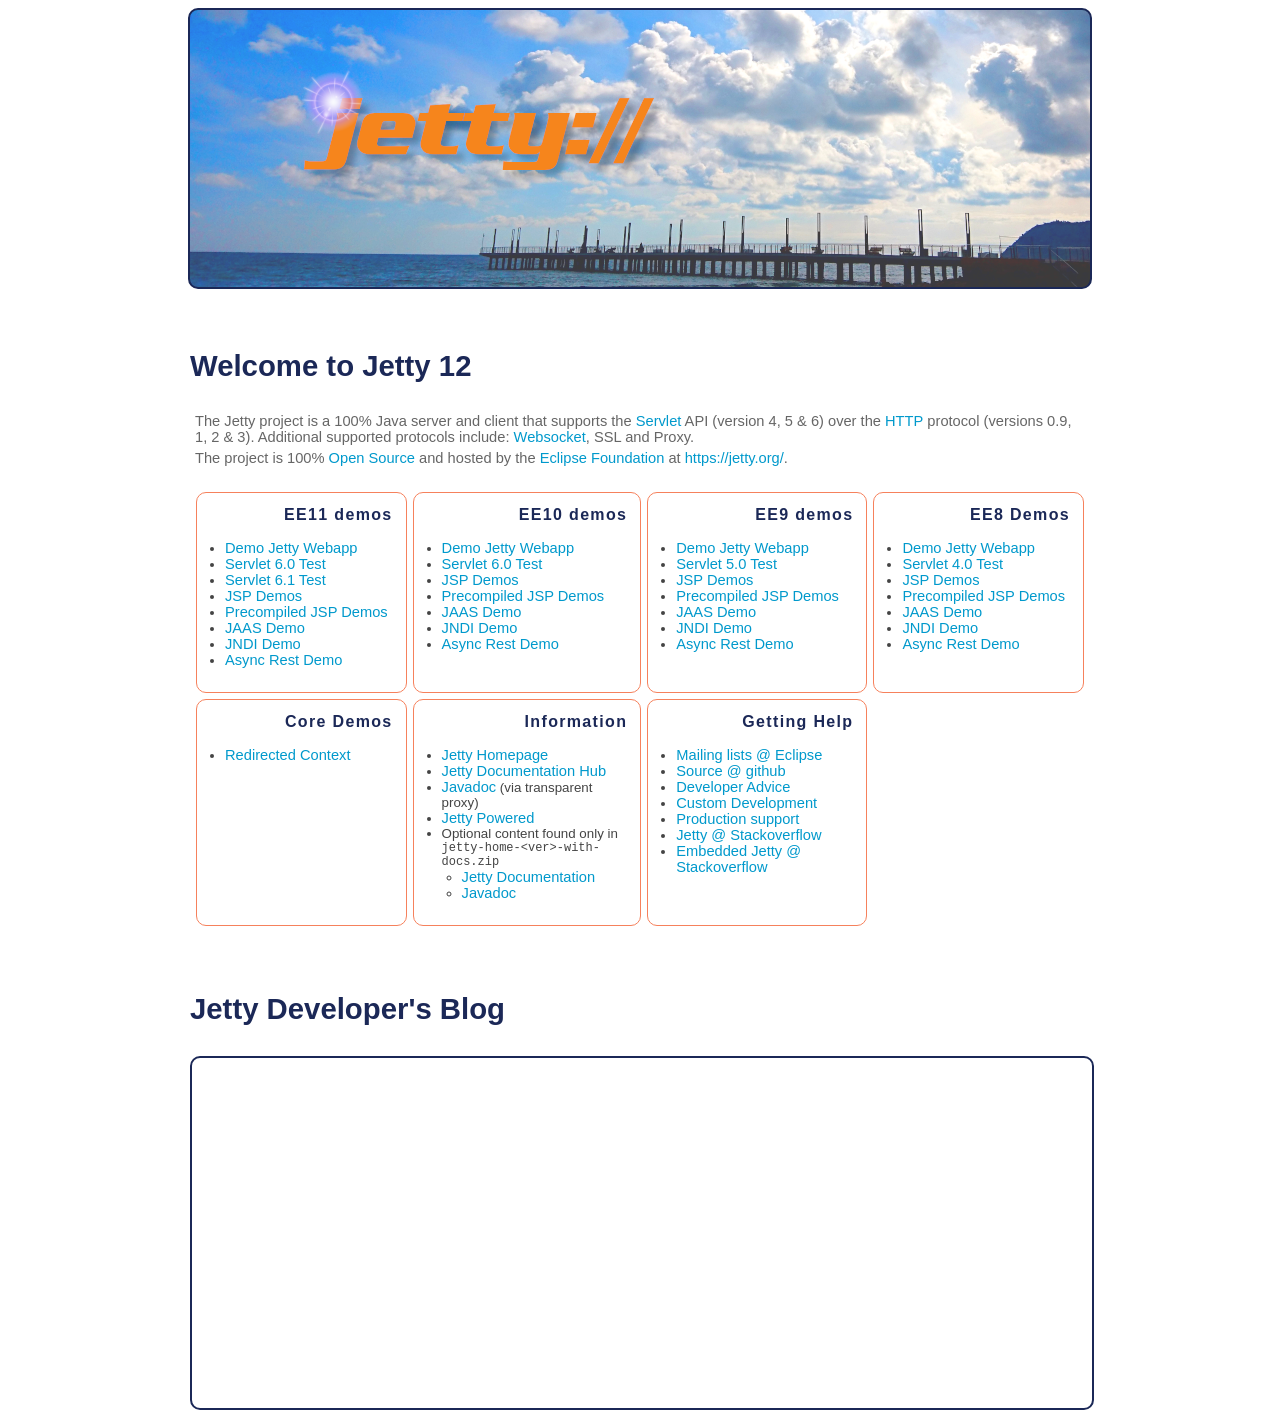
<file: jetty-home-12.1.5/modules/demo.d/root/index.html>
<html xmlns="http://www.w3.org/1999/xhtml" lang="en">
<head>
<META http-equiv="Pragma" content="no-cache">
<META http-equiv="Cache-Control" content="no-cache,no-store">
<META HTTP-EQUIV="Content-Script-Type" CONTENT="text/javascript">
<title>Welcome to Jetty-12</title>
<style type="text/css" title="jetty">
@import url(jetty.css);
</style>
</head>
<body>

  <div id="header"></div>

  <div id="content">
    <h1>Welcome to Jetty 12</h1>

    <p>
        The Jetty project is a 100% Java server and client that supports the
        <a href="http://en.wikipedia.org/wiki/Java_Servlet">Servlet</a> API (version 4, 5 & 6)
        over the <a href="http://en.wikipedia.org/wiki/HTTP">HTTP</a> protocol (versions 0.9, 1, 2 &amp; 3).
        Additional supported protocols include: <a href="http://en.wikipedia.org/wiki/WebSocket">Websocket</a>, SSL and Proxy.
      </p>
      <p>
        The project is 100% <a href="http://en.wikipedia.org/wiki/Open_source">Open Source</a> and hosted by the
        <a href="http://www.eclipse.org">Eclipse Foundation</a> at <a href="https://jetty.org/">https://jetty.org/</a>.
    </p>
  </div>

  <div id="links">
    <table>
      <tr>
        <td>
          <h2>EE11 demos</h2>
          <ul>
            <li><a href="/ee11-test/">Demo Jetty Webapp</a></li>
            <li><a href="/ee11-test-spec/">Servlet 6.0 Test</a></li>
            <li><a href="/ee11-demo-spec-6-1/">Servlet 6.1 Test</a></li>
            <li><a href="/ee11-demo-jsp/">JSP Demos</a></li>
            <li><a href="/ee11-demo-jspc/">Precompiled JSP Demos</a></li>
            <li><a href="/ee11-test-jaas/">JAAS Demo</a></li>
            <li><a href="/ee11-test-jndi/">JNDI Demo</a></li>
            <li><a href="/ee11-demo-async-rest/">Async Rest Demo</a></li>
          </ul>
        </td>
        <td>
          <h2>EE10 demos</h2>
          <ul>
            <li><a href="/ee10-test/">Demo Jetty Webapp</a></li>
            <li><a href="/ee10-test-spec/">Servlet 6.0 Test</a></li>
            <li><a href="/ee10-demo-jsp/">JSP Demos</a></li>
            <li><a href="/ee10-demo-jspc/">Precompiled JSP Demos</a></li>
            <li><a href="/ee10-test-jaas/">JAAS Demo</a></li>
            <li><a href="/ee10-test-jndi/">JNDI Demo</a></li>
            <li><a href="/ee10-demo-async-rest/">Async Rest Demo</a></li>
          </ul>
        </td>
        <td>
          <h2>EE9 demos</h2>
          <ul>
            <li><a href="/ee9-test/">Demo Jetty Webapp</a></li>
            <li><a href="/ee9-test-spec/">Servlet 5.0 Test</a></li>
            <li><a href="/ee9-demo-jsp/">JSP Demos</a></li>
            <li><a href="/ee9-demo-jspc/">Precompiled JSP Demos</a></li>
            <li><a href="/ee9-test-jaas/">JAAS Demo</a></li>
            <li><a href="/ee9-test-jndi/">JNDI Demo</a></li>
            <li><a href="/ee9-demo-async-rest/">Async Rest Demo</a></li>
          </ul>
        </td>
        <td>
          <h2>EE8 Demos</h2>
          <ul>
            <li><a href="/ee8-test/">Demo Jetty Webapp</a></li>
            <li><a href="/ee8-test-spec/">Servlet 4.0 Test</a></li>
            <li><a href="/ee8-demo-jsp/">JSP Demos</a></li>
            <li><a href="/ee8-demo-jspc/">Precompiled JSP Demos</a></li>
            <li><a href="/ee8-test-jaas/">JAAS Demo</a></li>
            <li><a href="/ee8-test-jndi/">JNDI Demo</a></li>
            <li><a href="/ee8-demo-async-rest/">Async Rest Demo</a></li>
          </ul>
        </td>
      </tr>
      <tr>
        <td>
          <h2>Core Demos</h2>
          <ul>
            <li><a href="/oldContextPath/">Redirected Context</a></li>
          </ul>
        </td>
        <td>
          <h2>Information</h2>
            <ul>
                <li><a href="https://jetty.org/">Jetty Homepage</a></li>
                <li><a href="https://jetty.org/docs/">Jetty Documentation Hub</a></li>
                <li><a href="/proxy/current/">Javadoc</a> (via transparent proxy)</li>
                <li><a href="https://jetty.org/powered">Jetty Powered</a></li>
                <li>Optional content found only in<br><code>jetty-home-&lt;ver&gt;-with-docs.zip</code>
                    <ul>
                        <li><a href="/docs/">Jetty Documentation</a></li>
                        <li><a href="/javadoc/">Javadoc</a></li>
                    </ul>
                </li>
            </ul>
        </td>
        <td>
          <h2>Getting&nbsp;Help</h2>
            <ul>
                <li><a href="https://accounts.eclipse.org/mailing-list/jetty-users">Mailing lists @ Eclipse</a></li>
                <li><a href="https://github.com/jetty/jetty.project">Source @ github</a></li>
                <li><a href="https://www.webtide.com/advice/">Developer Advice</a></li>
                <li><a href="https://www.webtide.com/development">Custom Development</a></li>
                <li><a href="https://www.webtide.com/support">Production support</a></li>
                <li><a href="https://stackoverflow.com/questions/tagged/jetty">Jetty @ Stackoverflow</a></li>
                <li><a href="https://stackoverflow.com/questions/tagged/embedded-jetty">Embedded Jetty @ Stackoverflow</a></li>
            </ul>
        </td>
      </tr>
    </table>
  </div>

  <div id='blog'>
    <h1>Jetty Developer's Blog</h1>
    <iframe src="https://webtide.com/blog/" />
  </div>
</body>
</html>
</file>
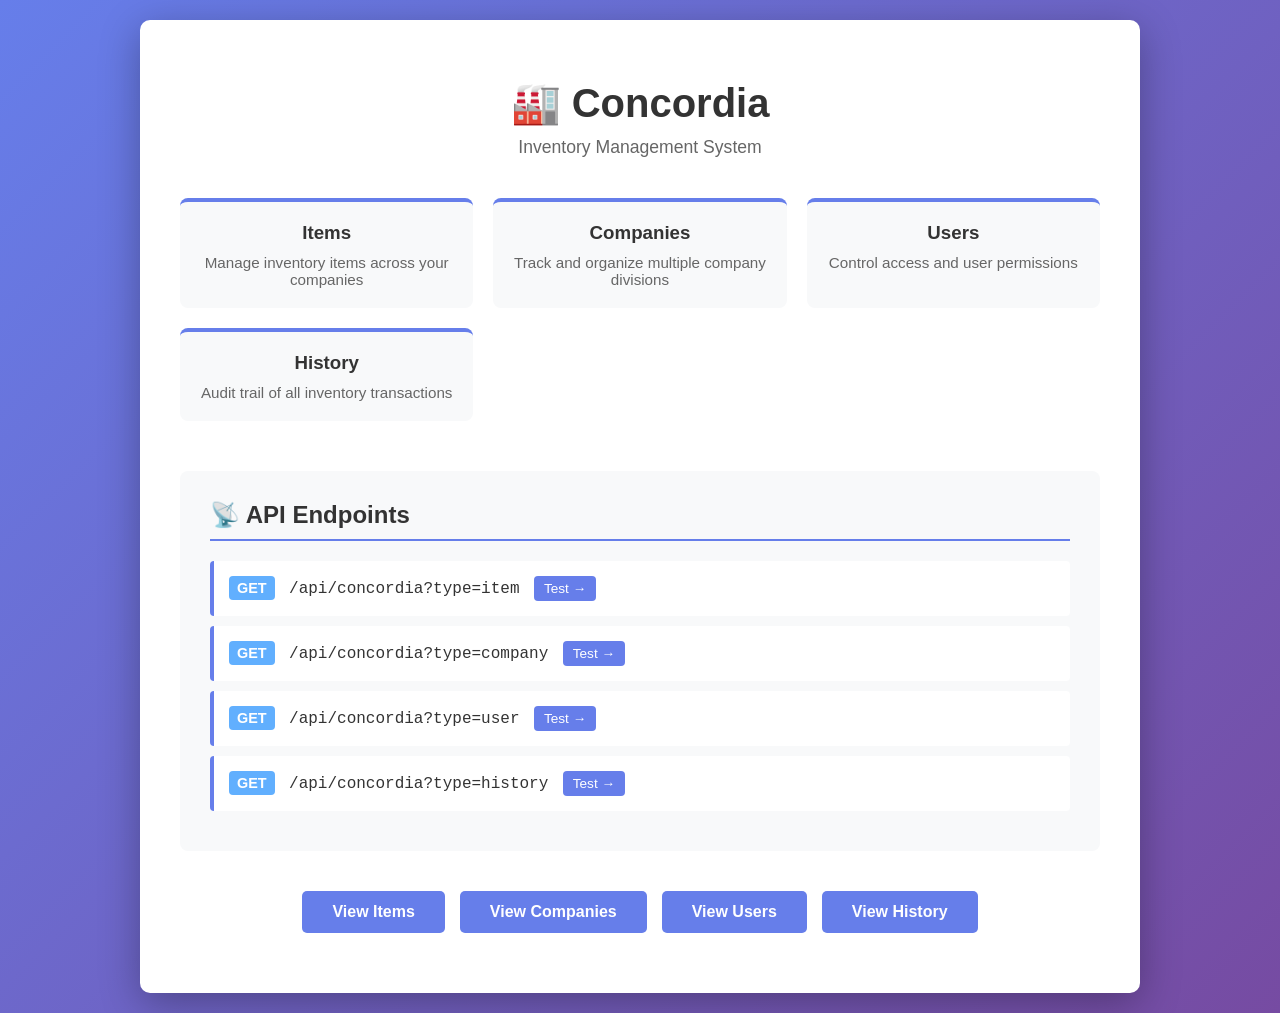
<file: web-app/src/main/webapp/index.html>
<!DOCTYPE html>
<html lang="en">

<head>
    <meta charset="UTF-8">
    <meta name="viewport" content="width=device-width, initial-scale=1.0">
    <title>Concordia - Inventory Management System</title>
    <style>
        * {
            margin: 0;
            padding: 0;
            box-sizing: border-box;
        }

        body {
            font-family: 'Segoe UI', Tahoma, Geneva, Verdana, sans-serif;
            background: linear-gradient(135deg, #667eea 0%, #764ba2 100%);
            min-height: 100vh;
            display: flex;
            justify-content: center;
            align-items: center;
            padding: 20px;
        }

        .container {
            background: white;
            border-radius: 10px;
            box-shadow: 0 10px 40px rgba(0, 0, 0, 0.3);
            max-width: 1000px;
            width: 100%;
            padding: 60px 40px;
            text-align: center;
        }

        h1 {
            color: #333;
            margin-bottom: 10px;
            font-size: 2.5em;
        }

        .subtitle {
            color: #666;
            margin-bottom: 40px;
            font-size: 1.1em;
        }

        .api-section {
            margin-top: 50px;
            text-align: left;
            background: #f8f9fa;
            padding: 30px;
            border-radius: 8px;
            margin-bottom: 30px;
        }

        .api-section h2 {
            color: #333;
            margin-bottom: 20px;
            border-bottom: 2px solid #667eea;
            padding-bottom: 10px;
        }

        .endpoint {
            background: white;
            padding: 15px;
            margin: 10px 0;
            border-left: 4px solid #667eea;
            border-radius: 4px;
        }

        .endpoint-method {
            display: inline-block;
            padding: 4px 8px;
            border-radius: 4px;
            font-weight: bold;
            margin-right: 10px;
            font-size: 0.9em;
            color: white;
        }

        .get {
            background: #61affe;
        }

        .post {
            background: #49cc90;
        }

        .put {
            background: #fca130;
        }

        .delete {
            background: #f93e3e;
        }

        .endpoint-url {
            font-family: 'Courier New', monospace;
            color: #333;
            word-break: break-all;
            display: inline-block;
        }

        .endpoint-link {
            display: inline-block;
            margin-left: 10px;
            padding: 5px 10px;
            background: #667eea;
            color: white;
            text-decoration: none;
            border-radius: 4px;
            font-size: 0.85em;
            transition: background 0.2s;
        }

        .endpoint-link:hover {
            background: #764ba2;
        }

        .button-group {
            display: flex;
            gap: 15px;
            flex-wrap: wrap;
            justify-content: center;
            margin-top: 40px;
        }

        .btn {
            padding: 12px 30px;
            border: none;
            border-radius: 5px;
            font-size: 1em;
            cursor: pointer;
            text-decoration: none;
            display: inline-block;
            transition: transform 0.2s, box-shadow 0.2s;
            font-weight: 600;
        }

        .btn:hover {
            transform: translateY(-2px);
            box-shadow: 0 5px 15px rgba(0, 0, 0, 0.2);
        }

        .btn-primary {
            background: #667eea;
            color: white;
        }

        .info-grid {
            display: grid;
            grid-template-columns: repeat(auto-fit, minmax(250px, 1fr));
            gap: 20px;
            margin: 40px 0;
        }

        .info-card {
            background: #f8f9fa;
            padding: 20px;
            border-radius: 8px;
            border-top: 4px solid #667eea;
        }

        .info-card h3 {
            color: #333;
            margin-bottom: 10px;
        }

        .info-card p {
            color: #666;
            font-size: 0.95em;
        }
    </style>
</head>

<body>
    <div class="container">
        <h1>🏭 Concordia</h1>
        <p class="subtitle">Inventory Management System</p>

        <div class="info-grid">
            <div class="info-card">
                <h3>Items</h3>
                <p>Manage inventory items across your companies</p>
            </div>
            <div class="info-card">
                <h3>Companies</h3>
                <p>Track and organize multiple company divisions</p>
            </div>
            <div class="info-card">
                <h3>Users</h3>
                <p>Control access and user permissions</p>
            </div>
            <div class="info-card">
                <h3>History</h3>
                <p>Audit trail of all inventory transactions</p>
            </div>
        </div>

        <div class="api-section">
            <h2>📡 API Endpoints</h2>

            <div class="endpoint">
                <span class="endpoint-method get">GET</span>
                <span class="endpoint-url">/api/concordia?type=item</span>
                <a href="/concordia/api/concordia?type=item" class="endpoint-link">Test →</a>
            </div>

            <div class="endpoint">
                <span class="endpoint-method get">GET</span>
                <span class="endpoint-url">/api/concordia?type=company</span>
                <a href="/concordia/api/concordia?type=company" class="endpoint-link">Test →</a>
            </div>

            <div class="endpoint">
                <span class="endpoint-method get">GET</span>
                <span class="endpoint-url">/api/concordia?type=user</span>
                <a href="/concordia/api/concordia?type=user" class="endpoint-link">Test →</a>
            </div>

            <div class="endpoint">
                <span class="endpoint-method get">GET</span>
                <span class="endpoint-url">/api/concordia?type=history</span>
                <a href="/concordia/api/concordia?type=history" class="endpoint-link">Test →</a>
            </div>
        </div>

        <div class="button-group">
            <a href="/concordia/api/concordia?type=item" class="btn btn-primary">View Items</a>
            <a href="/concordia/api/concordia?type=company" class="btn btn-primary">View Companies</a>
            <a href="/concordia/api/concordia?type=user" class="btn btn-primary">View Users</a>
            <a href="/concordia/api/concordia?type=history" class="btn btn-primary">View History</a>
        </div>
    </div>
</body>

</html>
</file>
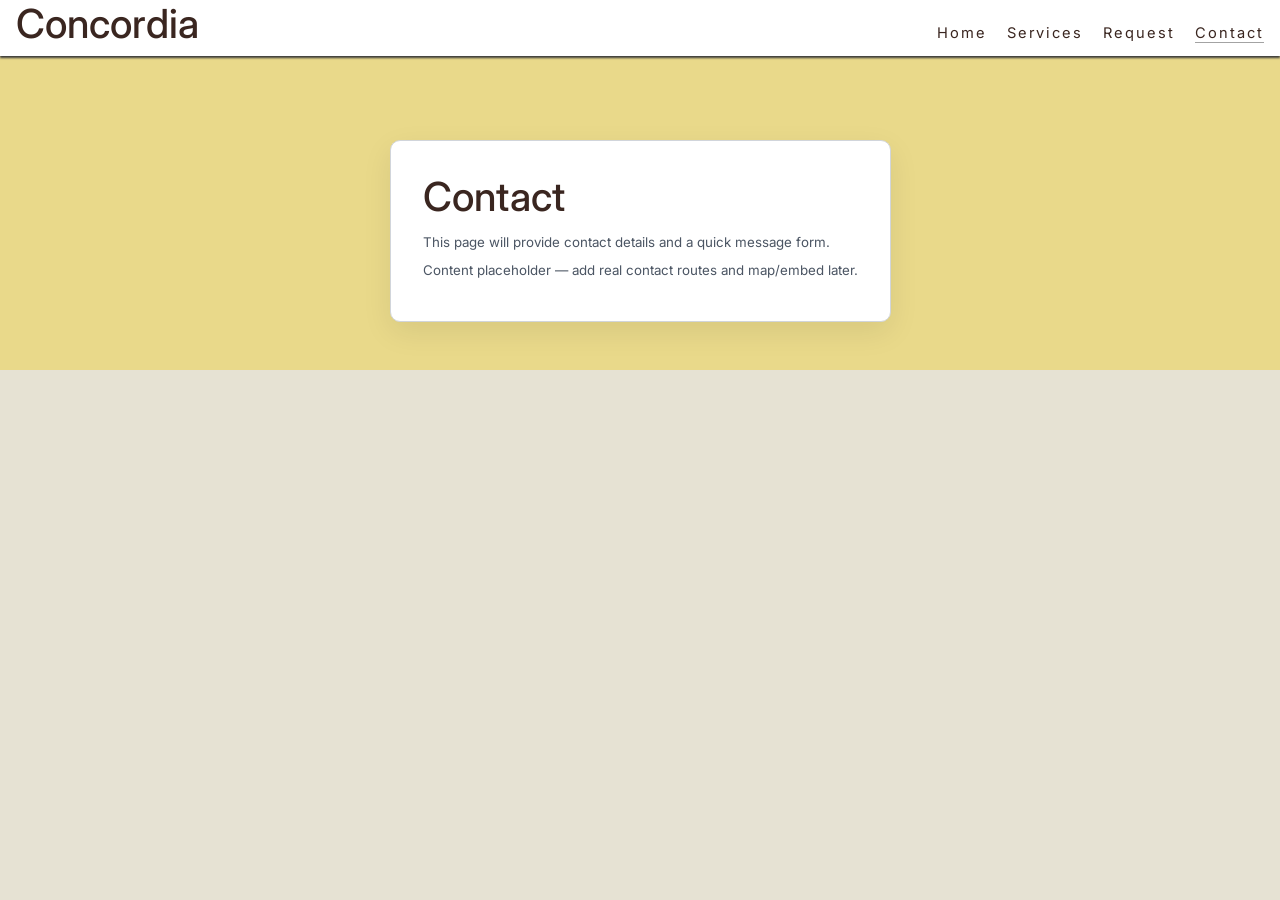
<file: jetty-base/webapps/ROOT/contact.html>
<!DOCTYPE html>
<html lang="en">

<head>
    <meta charset="UTF-8">
    <meta http-equiv="X-UA-Compatible" content="IE=edge">
    <meta name="viewport" content="width=device-width, initial-scale=1.0">
    <title>Concordia | Contact</title>
    <link rel="apple-touch-icon" sizes="180x180" href="assets/favicon/apple-touch-icon.png">
    <link rel="icon" type="image/png" sizes="32x32" href="assets/favicon_io/favicon-32x32.png">
    <link rel="icon" type="image/png" sizes="16x16" href="assets/favicon/favicon-16x16.png">
    <link href="https://cdn.jsdelivr.net/npm/bootstrap@5.3.3/dist/css/bootstrap.min.css" rel="stylesheet"
        integrity="sha384-QWTKZyjpPEjISv5WaRU9OFeRpok6YctnYmDr5pNlyT2bRjXh0JMhjY6hW+ALEwIH" crossorigin="anonymous">
    <link rel="stylesheet" href="assets/css/style.css">
    <style>
        .placeholder-page {
            max-width: 1100px;
            margin: 90px auto 48px;
            background: #ffffff;
            border: 1px solid #d1d5db;
            border-radius: 10px;
            padding: 32px;
            box-shadow: 0 10px 30px rgba(0, 0, 0, 0.08);
        }

        .placeholder-page h1 {
            margin-bottom: 12px;
        }

        .placeholder-page p {
            margin-bottom: 8px;
            color: #4b5563;
        }
    </style>
</head>

<body>
    <header>
        <a href="index.html">
            <h1 id="logo"> Concordia </h1>
        </a>
        <input type="checkbox" id="nav-toggle" name="nav-toggle">
        <label for="nav-toggle" class="nav-toggle-label">☰</label>
        <nav>
            <ul id="menu">
                <li><a href="index.html">Home</a></li>
                <li><a href="services.html">Services</a></li>
                <li><a href="request.html">Request</a></li>
                <li><a class="active" href="contact.html" aria-current="page">Contact</a></li>
            </ul>
        </nav>
    </header>

    <main>
        <section class="placeholder-page">
            <h1>Contact</h1>
            <p>This page will provide contact details and a quick message form.</p>
            <p>Content placeholder — add real contact routes and map/embed later.</p>
        </section>
    </main>
</body>

</html>
</file>
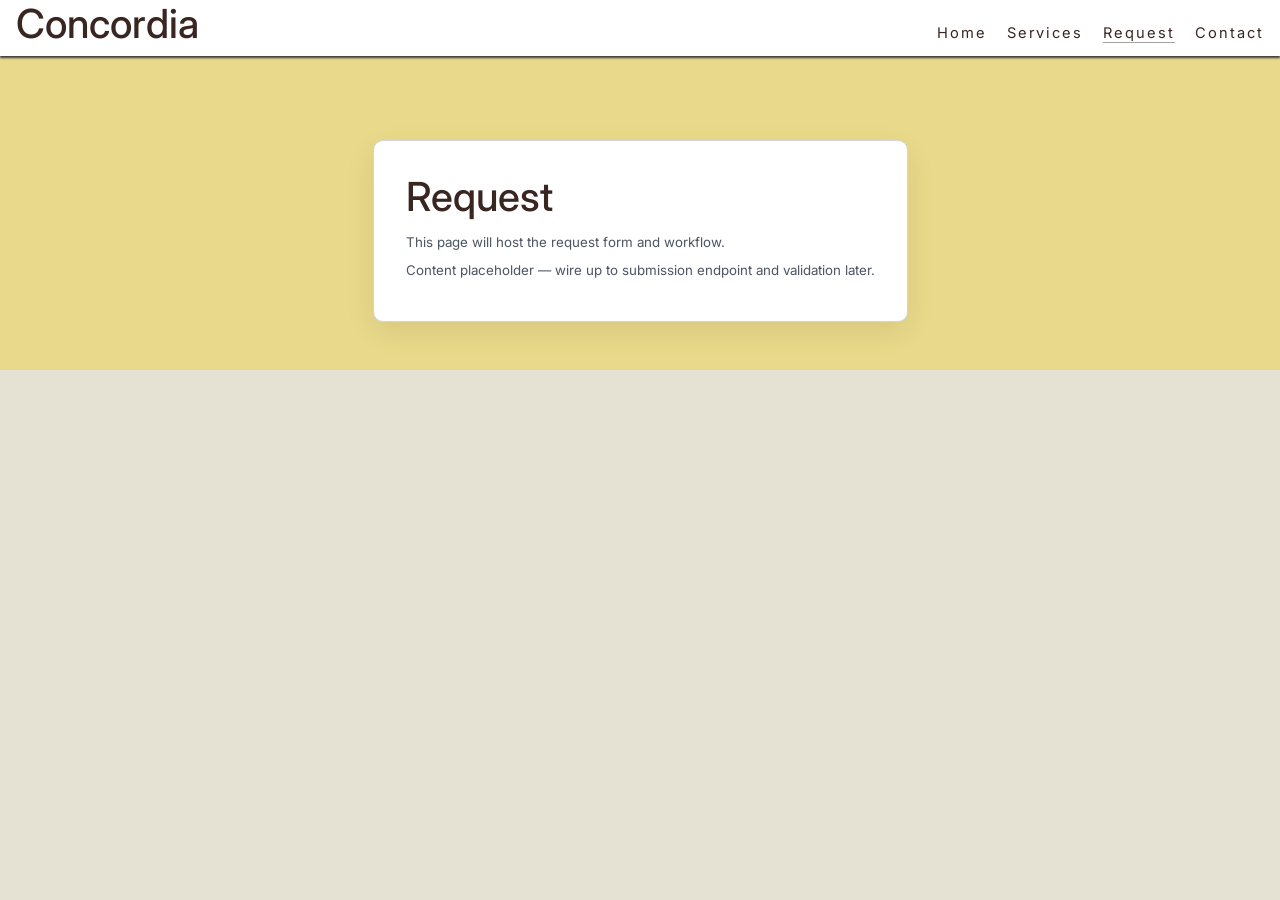
<file: jetty-base/webapps/ROOT/request.html>
<!DOCTYPE html>
<html lang="en">

<head>
    <meta charset="UTF-8">
    <meta http-equiv="X-UA-Compatible" content="IE=edge">
    <meta name="viewport" content="width=device-width, initial-scale=1.0">
    <title>Concordia | Request</title>
    <link rel="apple-touch-icon" sizes="180x180" href="assets/favicon/apple-touch-icon.png">
    <link rel="icon" type="image/png" sizes="32x32" href="assets/favicon_io/favicon-32x32.png">
    <link rel="icon" type="image/png" sizes="16x16" href="assets/favicon/favicon-16x16.png">
    <link href="https://cdn.jsdelivr.net/npm/bootstrap@5.3.3/dist/css/bootstrap.min.css" rel="stylesheet"
        integrity="sha384-QWTKZyjpPEjISv5WaRU9OFeRpok6YctnYmDr5pNlyT2bRjXh0JMhjY6hW+ALEwIH" crossorigin="anonymous">
    <link rel="stylesheet" href="assets/css/style.css">
    <style>
        .placeholder-page {
            max-width: 1100px;
            margin: 90px auto 48px;
            background: #ffffff;
            border: 1px solid #d1d5db;
            border-radius: 10px;
            padding: 32px;
            box-shadow: 0 10px 30px rgba(0, 0, 0, 0.08);
        }

        .placeholder-page h1 {
            margin-bottom: 12px;
        }

        .placeholder-page p {
            margin-bottom: 8px;
            color: #4b5563;
        }
    </style>
</head>

<body>
    <header>
        <a href="index.html">
            <h1 id="logo"> Concordia </h1>
        </a>
        <input type="checkbox" id="nav-toggle" name="nav-toggle">
        <label for="nav-toggle" class="nav-toggle-label">☰</label>
        <nav>
            <ul id="menu">
                <li><a href="index.html">Home</a></li>
                <li><a href="services.html">Services</a></li>
                <li><a class="active" href="request.html" aria-current="page">Request</a></li>
                <li><a href="contact.html">Contact</a></li>
            </ul>
        </nav>
    </header>

    <main>
        <section class="placeholder-page">
            <h1>Request</h1>
            <p>This page will host the request form and workflow.</p>
            <p>Content placeholder — wire up to submission endpoint and validation later.</p>
        </section>
    </main>
</body>

</html>
</file>
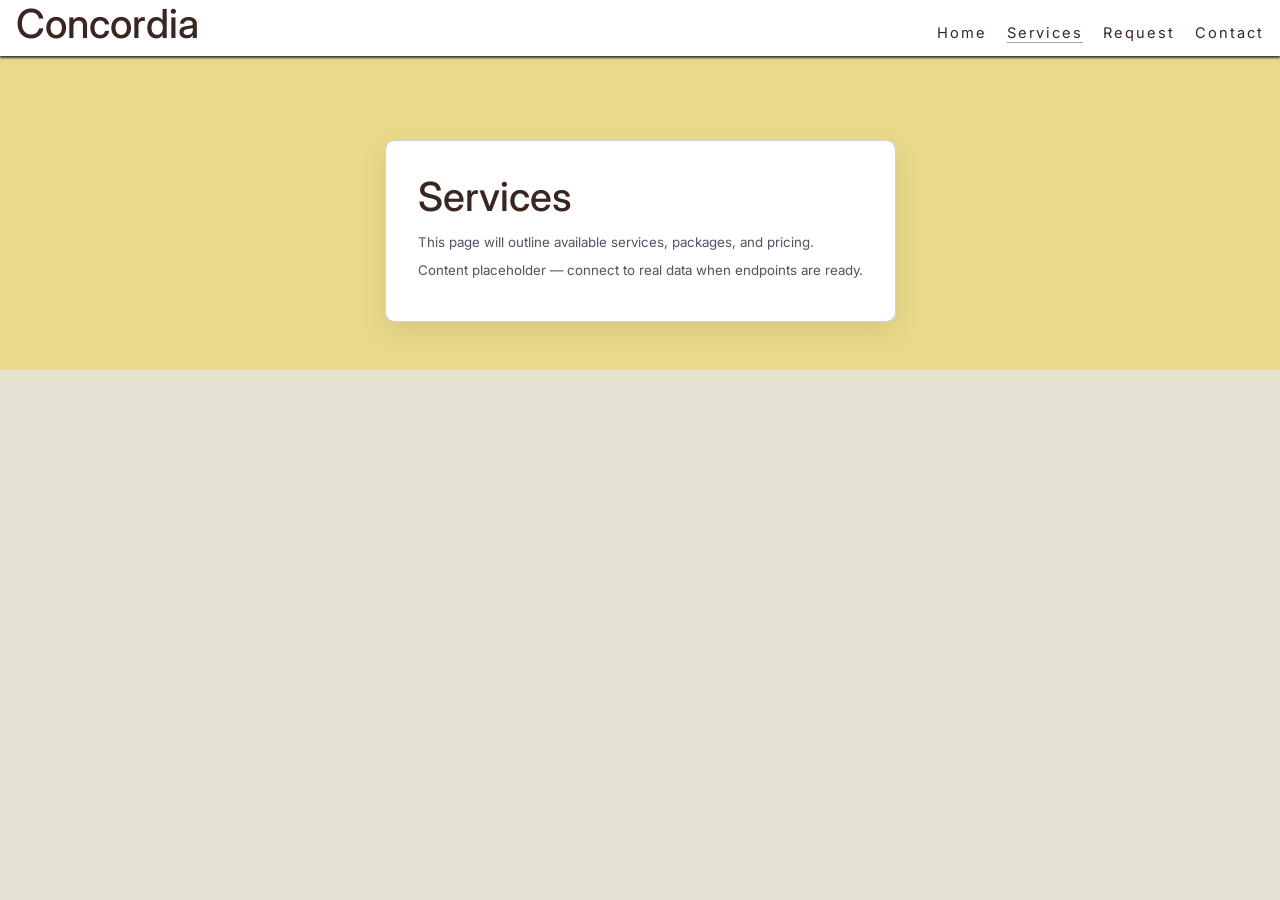
<file: jetty-base/webapps/ROOT/services.html>
<!DOCTYPE html>
<html lang="en">

<head>
    <meta charset="UTF-8">
    <meta http-equiv="X-UA-Compatible" content="IE=edge">
    <meta name="viewport" content="width=device-width, initial-scale=1.0">
    <title>Concordia | Services</title>
    <link rel="apple-touch-icon" sizes="180x180" href="assets/favicon/apple-touch-icon.png">
    <link rel="icon" type="image/png" sizes="32x32" href="assets/favicon_io/favicon-32x32.png">
    <link rel="icon" type="image/png" sizes="16x16" href="assets/favicon/favicon-16x16.png">
    <link href="https://cdn.jsdelivr.net/npm/bootstrap@5.3.3/dist/css/bootstrap.min.css" rel="stylesheet"
        integrity="sha384-QWTKZyjpPEjISv5WaRU9OFeRpok6YctnYmDr5pNlyT2bRjXh0JMhjY6hW+ALEwIH" crossorigin="anonymous">
    <link rel="stylesheet" href="assets/css/style.css">
    <style>
        .placeholder-page {
            max-width: 1100px;
            margin: 90px auto 48px;
            background: #ffffff;
            border: 1px solid #d1d5db;
            border-radius: 10px;
            padding: 32px;
            box-shadow: 0 10px 30px rgba(0, 0, 0, 0.08);
        }

        .placeholder-page h1 {
            margin-bottom: 12px;
        }

        .placeholder-page p {
            margin-bottom: 8px;
            color: #4b5563;
        }
    </style>
</head>

<body>
    <header>
        <a href="index.html">
            <h1 id="logo"> Concordia </h1>
        </a>
        <input type="checkbox" id="nav-toggle" name="nav-toggle">
        <label for="nav-toggle" class="nav-toggle-label">☰</label>
        <nav>
            <ul id="menu">
                <li><a href="index.html">Home</a></li>
                <li><a class="active" href="services.html" aria-current="page">Services</a></li>
                <li><a href="request.html">Request</a></li>
                <li><a href="contact.html">Contact</a></li>
            </ul>
        </nav>
    </header>

    <main>
        <section class="placeholder-page">
            <h1>Services</h1>
            <p>This page will outline available services, packages, and pricing.</p>
            <p>Content placeholder — connect to real data when endpoints are ready.</p>
        </section>
    </main>
</body>

</html>
</file>
<file: jetty-base/webapps/ROOT/assets/css/style.css>
/* Google fonts import */
@import url("https://fonts.googleapis.com/css2?family=Inter:wght@100..900&family=Macondo&display=swap");

/* CSS Variables */
:root {
    --primary-font: "Inter", sans-serif;
    --secondary-font: "Macondo", cursive;
    --primary-color: #3a2620;
    /* dark brown */
    --secondary-color: #506d1b;
    /* light brown */
    --highlight-color: #416a8e;

    --background-color: #e6e2d3;
    /* blue */
    --highlight-color-light: #7a9fc2;
    /* light blue */

    --highlight-footer-header-backgroundcolor: #4d4d4d;
}

/* Asterisk wildcard selector to override default styles added by the browser */
* {
    padding: 0;
    margin: 0;
    -webkit-box-sizing: border-box;
    box-sizing: border-box;
}

/* General styles */
body {
    min-height: 100vh;
    display: -webkit-box;
    display: -ms-flexbox;
    display: flex;
    flex-direction: column;
    /* Generic project styles */
    font-family: "Inter", sans-serif;
    font-size: 10pt;
    color: var(--primary-color);
    background: var(--background-color);
}

main {
    position: relative;
    width: 100%;
    max-width: none;
    padding: 0;
    box-sizing: border-box;

    background-color: #e9d98a;
    color: var(--primary-color);

    /* Make main element take up any surplus space to push footer down */
    /* -webkit-box-flex: 1; */
    /* -ms-flex: 1 0 auto; */
    /* flex: 1 0 auto; */
    margin-top: 50.23px;
    display: flex;
    flex-direction: column;
}

.h1 {
    /*   font-family: 'Oswald', sans-serif; */
    font-family: var(--primary-font), sans-serif;
    text-transform: uppercase;
    letter-spacing: 2px;
    /*  color: #506D1B;*/
    color: var(--primary-color);
}

h3 {
    color: var(--secondary-color);
}

h6 {
    color: red;
}

/* Header */
header {
    background-color: #ffffff;
    padding: 0 1rem;
    position: fixed;
    z-index: 99;
    width: 100%;
    -webkit-box-shadow: 0 2px 2px #3a3a3a;
    box-shadow: 0 2px 2px #3a3a3a;
    display: -webkit-box;
    display: -ms-flexbox;
    display: flex;
    -webkit-box-pack: justify;
    -ms-flex-pack: justify;
    justify-content: space-between;
    -webkit-box-align: baseline;
    -ms-flex-align: baseline;
    align-items: baseline;
}

header a {
    text-decoration: none;
    color: inherit;
}

#menu {
    font-size: 110%;
    letter-spacing: 2px;
    list-style: none;
    padding-left: 0;
    margin-left: 0;
}

#menu > li {
    margin-bottom: 1em;
    list-style: none;
}

.submenu {
    list-style: none;
    padding-left: 1.25rem;
    margin-top: 0.4rem;
    display: grid;
    gap: 0.3rem;
}

.submenu li {
    list-style: none;
}

.submenu a {
    font-size: 0.95rem;
}

.submenu .divider {
    padding: 0;
}

.submenu .divider hr {
    border: 0;
    border-top: 1px solid #d0d0d0;
    margin: 0.2rem 0;
}

.active {
    border-bottom: 1px solid #a3a3a3;
}

nav {
    position: absolute;
    background-color: #ffffff;
    width: 100%;
    left: 0;
    padding: 0 1rem;
    -webkit-box-shadow: 0 2px 2px #3a3a3a;
    box-shadow: 0 2px 2px #3a3a3a;
    display: none;
    top: 100%;
}

/* Desktop and tablet navbar (>=768px) */
@media (min-width: 768px) {
    nav {
        position: static;
        display: block;
        width: auto;
        padding: 0;
        box-shadow: none;
        background-color: transparent;
    }

    #menu {
        display: flex;
        align-items: center;
        gap: 1.25rem;
        margin: 0;
    }

    #menu > li {
        margin: 0;
        position: relative;
    }

    .submenu {
        position: absolute;
        top: 100%;
        left: 0;
        background: #ffffff;
        padding: 0.75rem 1rem;
        box-shadow: 0 2px 8px rgba(0, 0, 0, 0.12);
        display: none;
        min-width: 220px;
    }

    #menu > li:hover .submenu,
    #menu > li:focus-within .submenu {
        display: block;
    }

    #nav-toggle,
    .nav-toggle-label {
        display: none;
    }
}

/* Nav toggle */
#nav-toggle:checked ~ nav {
    display: block;
}

#nav-toggle {
    display: none;
}

.nav-toggle-label {
    font-size: 2rem;
}

/* Main content */
/* main consolidated above */

.controls-area {
    position: relative;
    top: 0;
    display: flex;
    flex-direction: row;
    flex: 1;
    background-color: #e6ecf0;
    box-sizing: border-box;
    width: 100%;
    margin-left: auto;
    margin-right: auto;
    padding: 1%;
}

#panes {
    display: flex;
    flex-direction: column;
    width: 100%;
    font-size: 1rem;
    padding: 16px 0;
    margin-top: 24px;
    gap: 16px;
}

.top-panes {
    flex: 1;
    background-color: #e6ecf0;
    display: flex;
    flex-direction: row;
    justify-content: center;
    align-items: flex-start;
    font-weight: bold;
}

.bottom-pane {
    /*flex-2 container */
    flex: 2; /* takes 1 part out of total 3 */
    background-color: #e6ecf0;

    color: white;
    display: flex;
    flex-direction: column;
    justify-content: center;
    align-items: center;
}

.top-left-pane {
    flex: 1;
    margin: 10px;
    padding: 10px;
    border: 2px solid black;
}

.admin-panel {
    display: grid;
    padding-top: 8px;
    gap: 0.75rem;
}

.admin-panel .form-row {
    display: flex;
    flex-direction: column;
    gap: 0.35rem;
}

.admin-panel label {
    font-weight: 600;
}

.admin-panel input {
    padding: 0.45rem 0.6rem;
    border: 1px solid #c7c7c7;
    border-radius: 4px;
    font-size: 0.95rem;
}

.admin-panel textarea {
    padding: 0.45rem 0.6rem;
    border: 1px solid #c7c7c7;
    border-radius: 4px;
    font-size: 0.95rem;
    min-height: 110px;
    resize: vertical;
}

.admin-panel .form-actions {
    display: grid;
    grid-template-columns: repeat(auto-fit, minmax(140px, 1fr));
    gap: 0.5rem;
}

.admin-panel .form-actions button {
    padding: 0.6rem 0.75rem;
    background: #506d1b;
    color: #fff;
    border: none;
    border-radius: 4px;
    cursor: pointer;
}

.admin-panel .form-actions button:hover {
    background: #3e5516;
}

.top-right-pane {
    flex: 2;
    margin: 10px;
    padding: 10px;
    border: 2px solid black;
    display: flex;
    flex-direction: column;
    gap: 12px;
}

.top-right-top-pane {
    flex: 1;
    margin: 10px;
    padding: 10px;
    border: 2px solid black;
}

.top-right-bottom-pane {
    flex: 2;
    margin: 10px;
    padding: 10px;
    border: 2px solid black;
    display: flex;
    flex-direction: column;
    gap: 12px;
}

.company-item-panel {
    display: flex;
    flex-direction: column;
    gap: 12px;
}

.item-panel {
    display: flex;
    flex-direction: column;
    gap: 12px;
}

.item-controls {
    padding: 12px;
    border: 1px solid #c7c7c7;
    border-radius: 4px;
    background: #fff;
}

.item-fields {
    display: grid;
    grid-template-columns: 1fr;
    gap: 8px;
}

.item-fields label {
    font-weight: 600;
}

.item-fields input,
.item-fields textarea {
    width: 100%;
    padding: 0.6rem 0.7rem;
    border: 1px solid #c7c7c7;
    border-radius: 4px;
    font-size: 0.95rem;
}

.item-fields textarea {
    min-height: 110px;
    resize: vertical;
}

.company-table-wrapper {
    width: 100%;
    overflow-x: auto;
}

.company-table {
    width: 100%;
    border-collapse: collapse;
    font-size: 0.95rem;
}

.company-table th,
.company-table td {
    border: 1px solid #c7c7c7;
    padding: 8px 10px;
    text-align: left;
}

.company-table thead {
    background: #f0f0f0;
}

.company-table tbody tr:nth-child(even) {
    background: #f2f2f2;
}

/* --------- Buttons */

.btn {
    width: 220px;
    height: 60px;
    font-family: "Raleway", sans-serif;
    text-transform: uppercase;
    letter-spacing: 1.2px;
    color: white;
}

.btn:focus {
    outline: none;
}

.btn--big {
    padding-top: 10px;
    border-radius: 50%;
    background-color: white;
    border: 10px solid;
    width: 100px;
    height: 100px;
    font-size: 3.2rem;
    margin: 0 30px;
    transition: all 0.5s;
}

.btn--big::after {
    content: attr(data-type);
    font-size: 1rem;
    color: #445361;
    position: relative;
    left: -0.5em;
}

.btn--blue {
    border-color: blue;
    color: blue;
}

.btn--blue:active,
.btn--blue:hover {
    background-color: darkblue;
    color: white;
}

.btn--orange {
    border-color: orange;
    color: orange;
}

.btn--orange:active,
.btn--orange:hover {
    background-color: darkorange;
    color: white;
}

.btn--red {
    border-color: red;
    color: red;
}

.btn--red:active,
.btn--red:hover {
    background-color: darkred;
    color: white;
}

.btn--green {
    border-color: green;
    color: green;
}

.btn--green:active,
.btn--green:hover {
    background-color: darkgreen;
    color: white;
}

/* Visual selected state for mode buttons (mirror hover/active) */
.btn--green.mode-selected {
    background-color: darkgreen;
    color: white;
}
.btn--blue.mode-selected {
    background-color: darkblue;
    color: white;
}
.btn--orange.mode-selected {
    background-color: darkorange;
    color: white;
}

code {
    background: #eef;
    padding: 0.125rem 0.25rem;
    border-radius: 4px;
}

ol {
    padding-left: 1.25rem;
}

.footer {
    position: fixed;
    bottom: 0;
    left: 0;
    width: 100%;
    background: #333;
    color: white;
    display: flex;
    flex-wrap: wrap;
    justify-content: space-between;
    gap: 12px;
    padding: 0.75rem 1.25rem;
    box-sizing: border-box;
}

.footer__section {
    flex: 1 1 220px;
    min-width: 200px;
}

.footer__title {
    font-size: 1.1rem;
    margin-bottom: 0.5rem;
}

.footer__subtitle {
    font-size: 1rem;
    margin-bottom: 0.35rem;
}

.footer__links,
.footer__steps {
    list-style: none;
    padding-left: 0;
    margin: 0;
}

.footer__links li,
.footer__steps li {
    margin-bottom: 0.35rem;
}

.footer__links a {
    color: white;
    text-decoration: underline;
}

.footer__note {
    margin-top: 0.35rem;
}

.footer__bottom-line {
    flex: 1 1 100%;
    text-align: center;
    font-size: 0.95rem;
    margin-top: 0.25rem;
}
</file>
